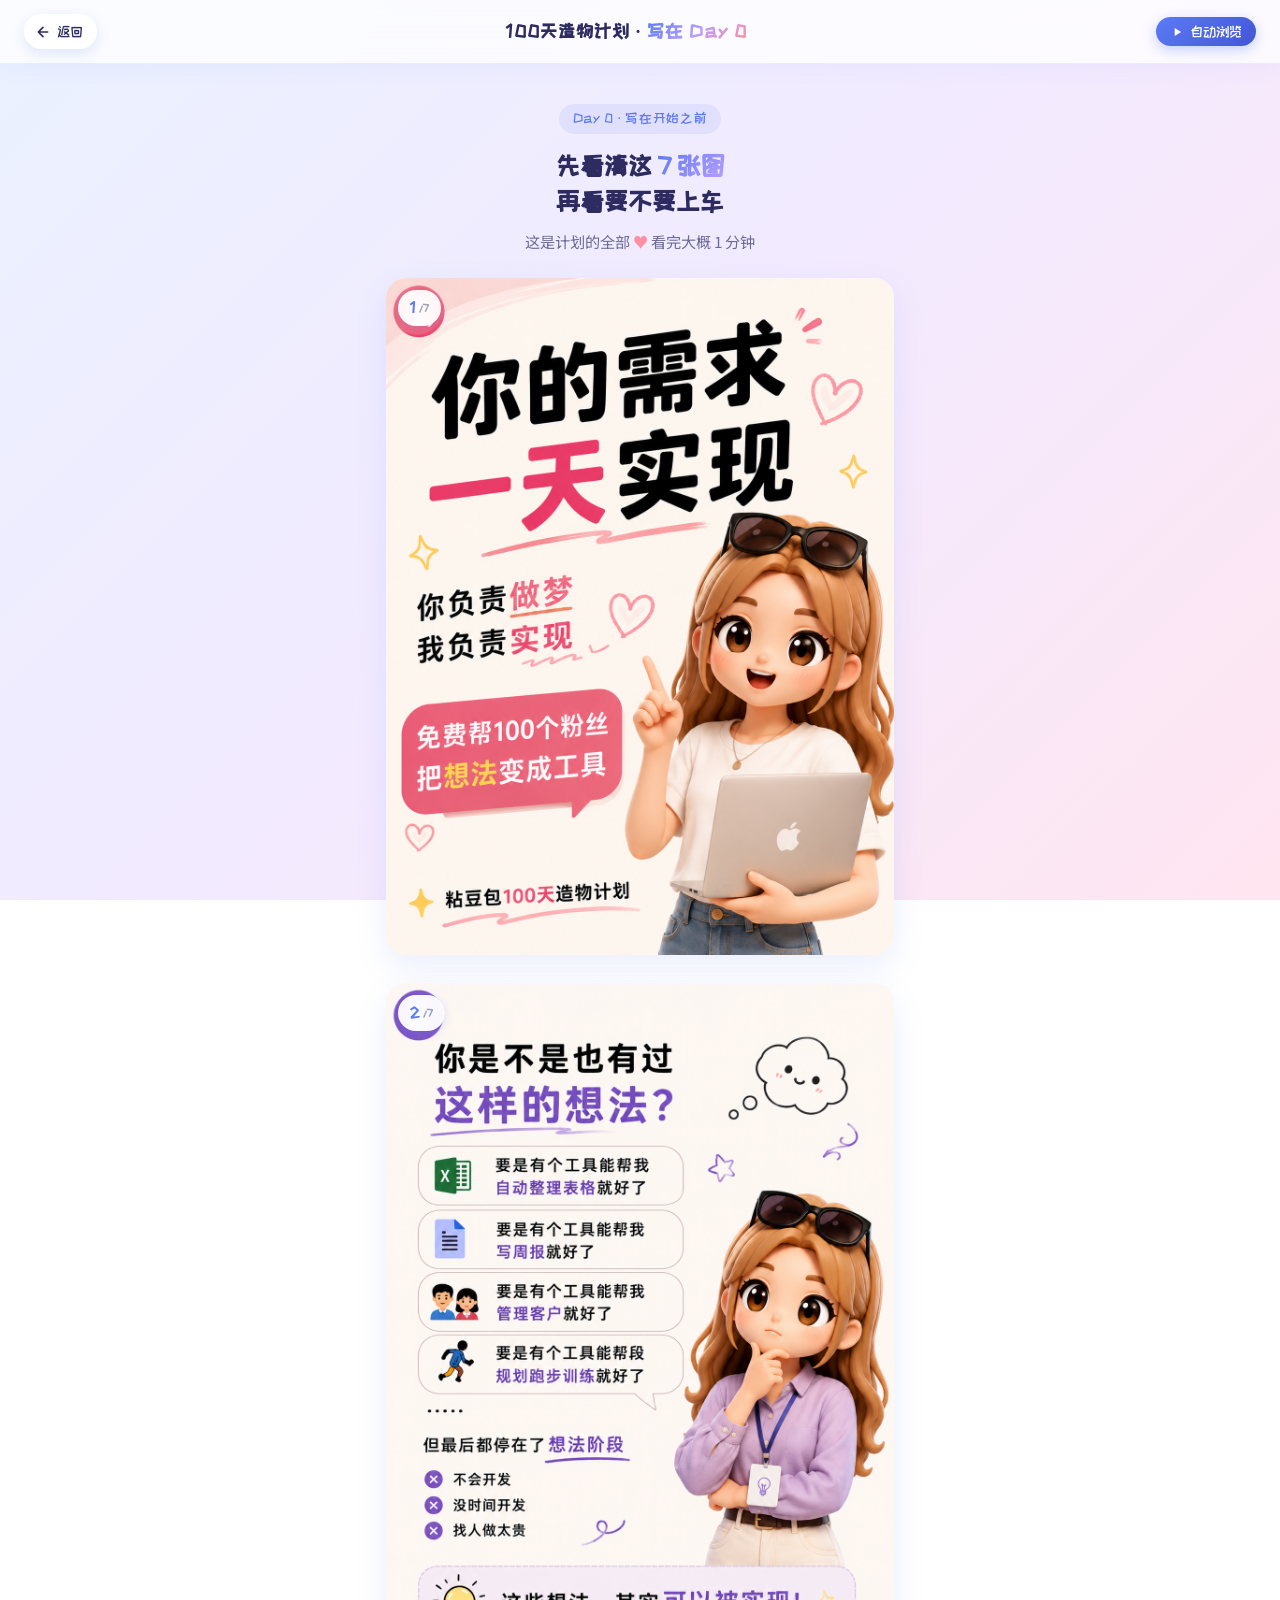
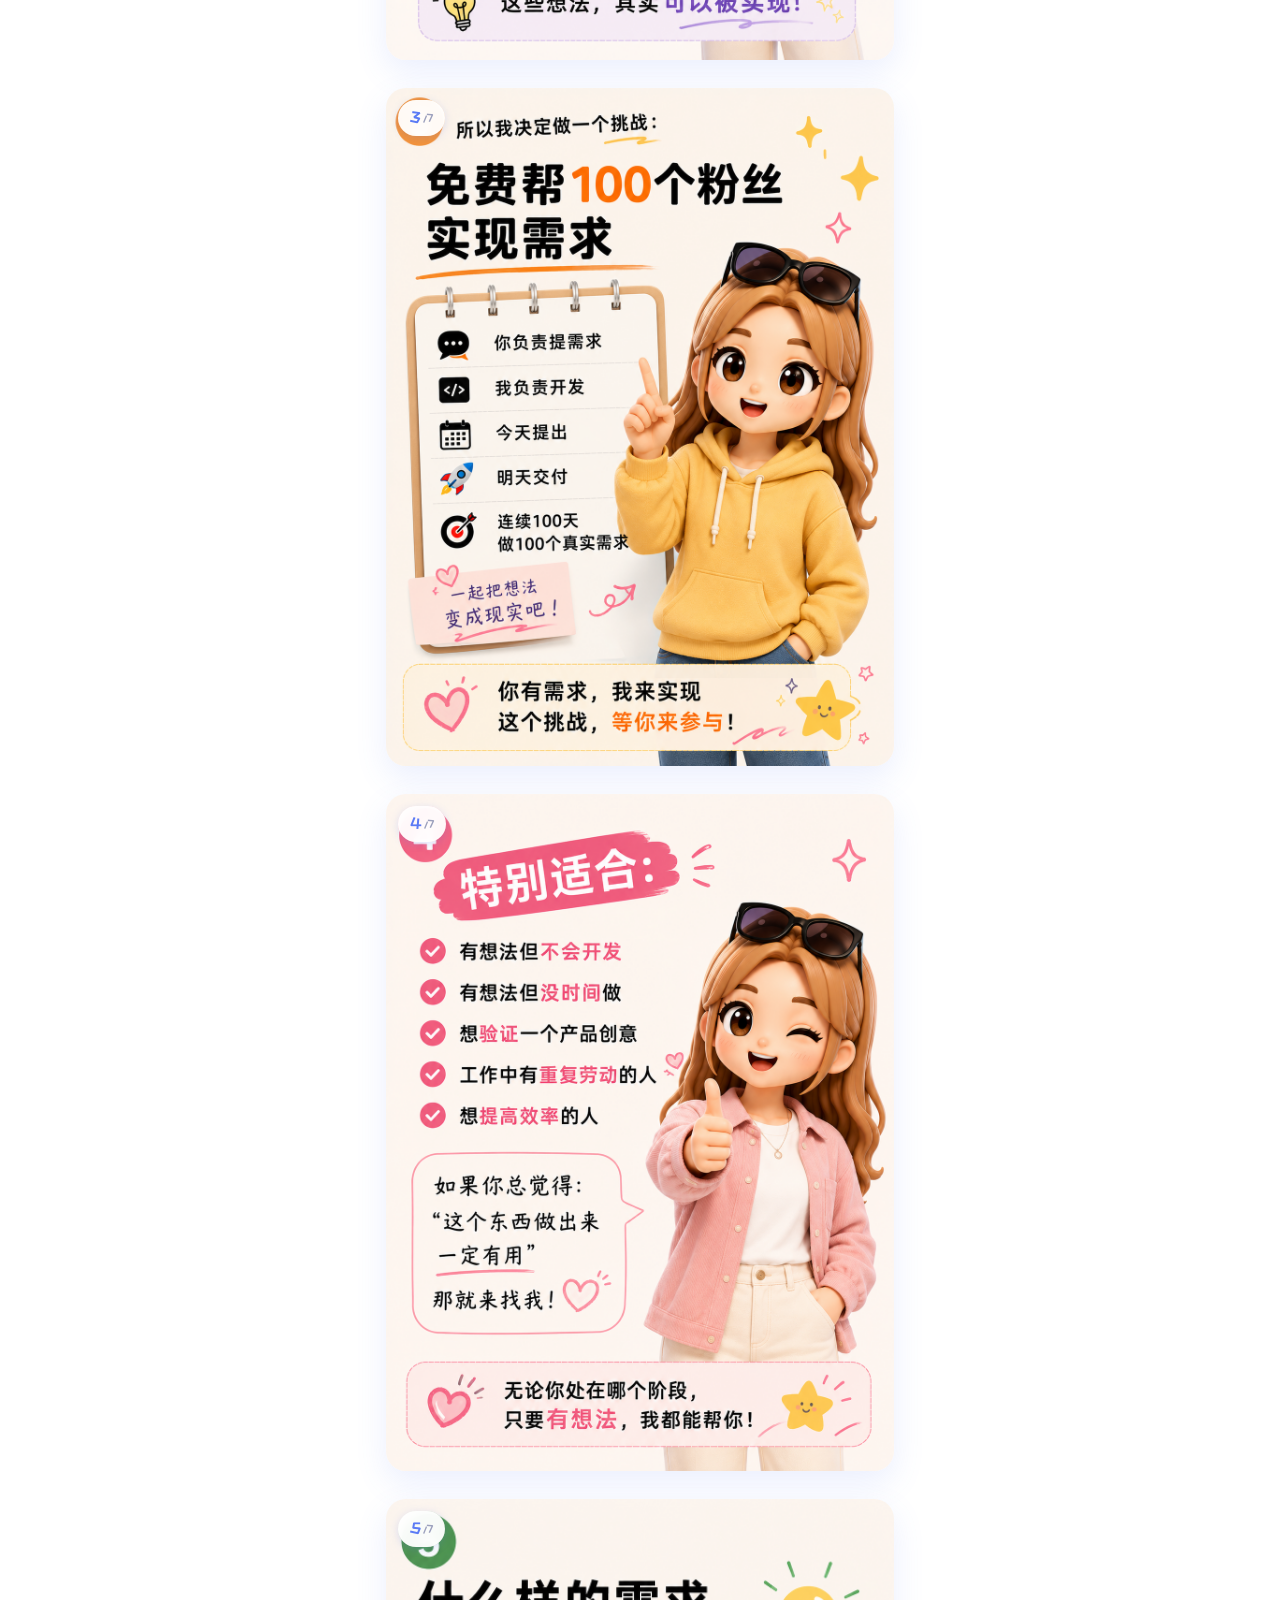
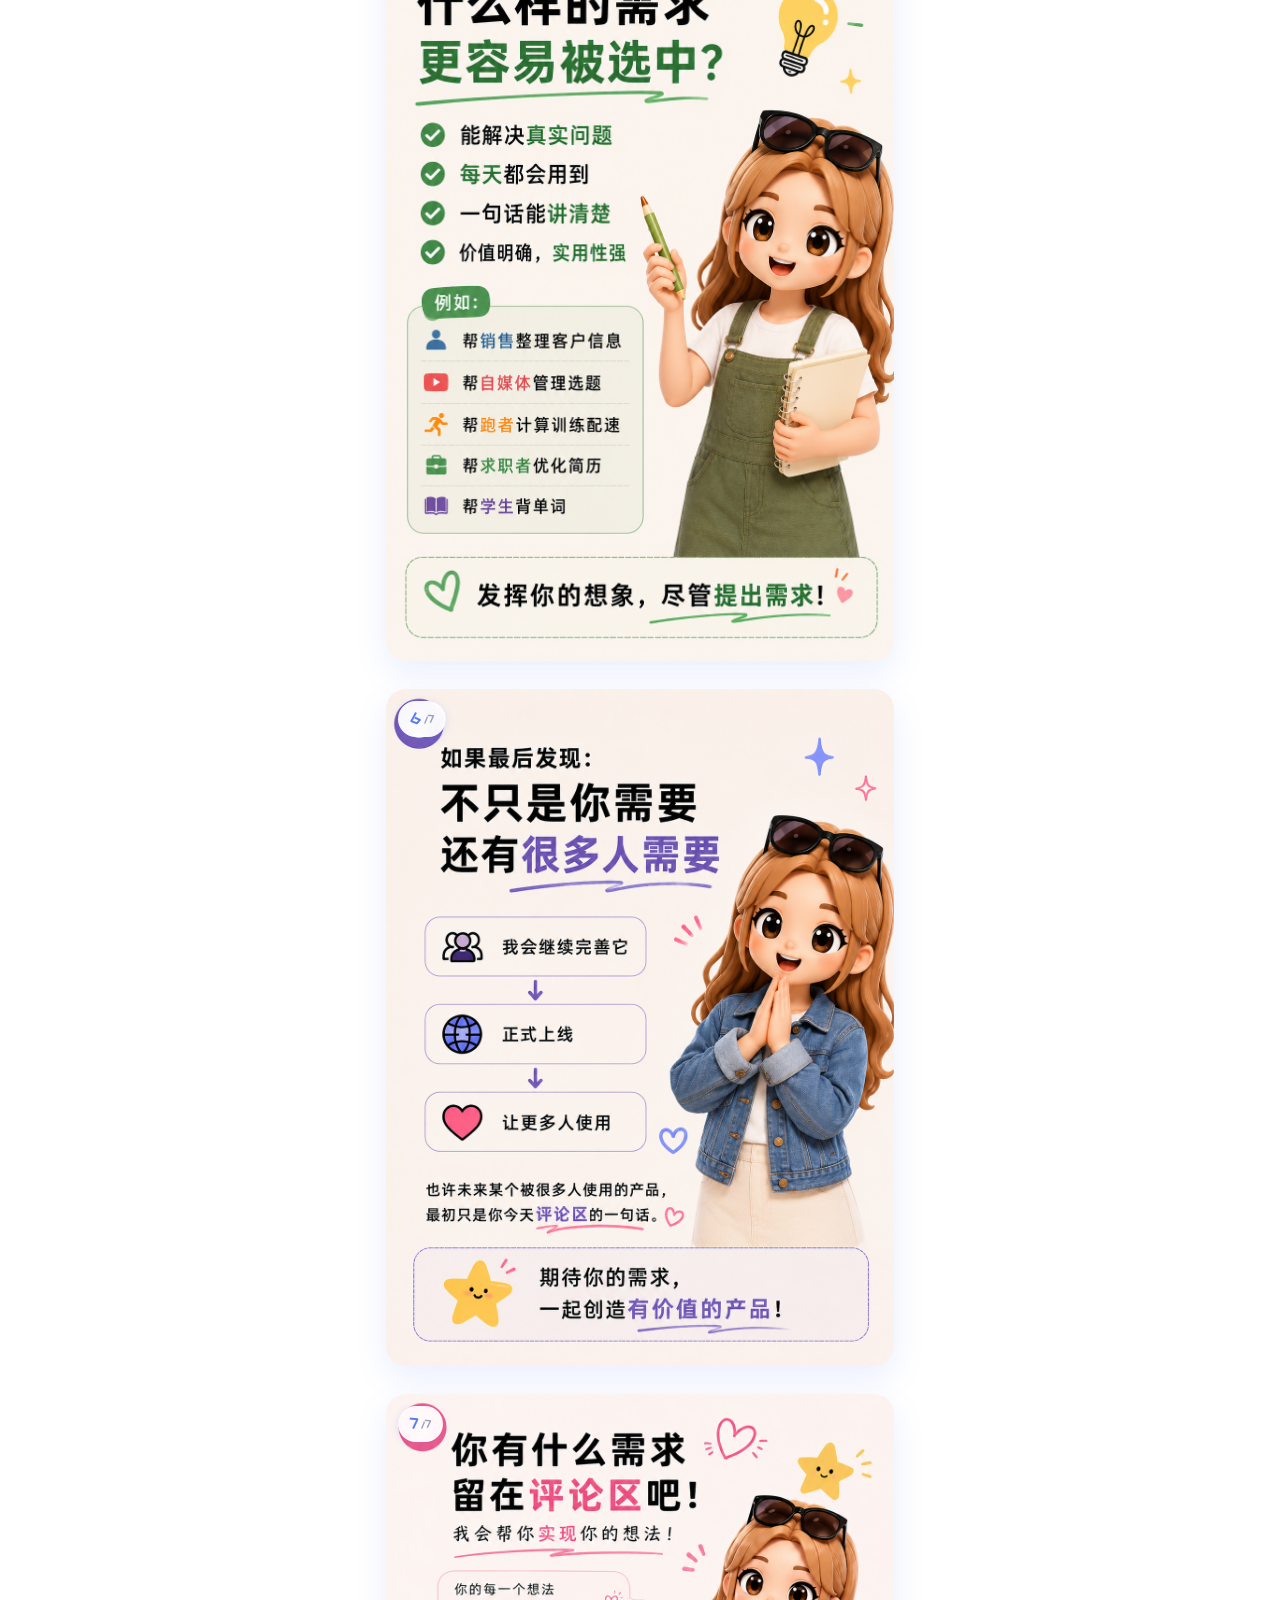
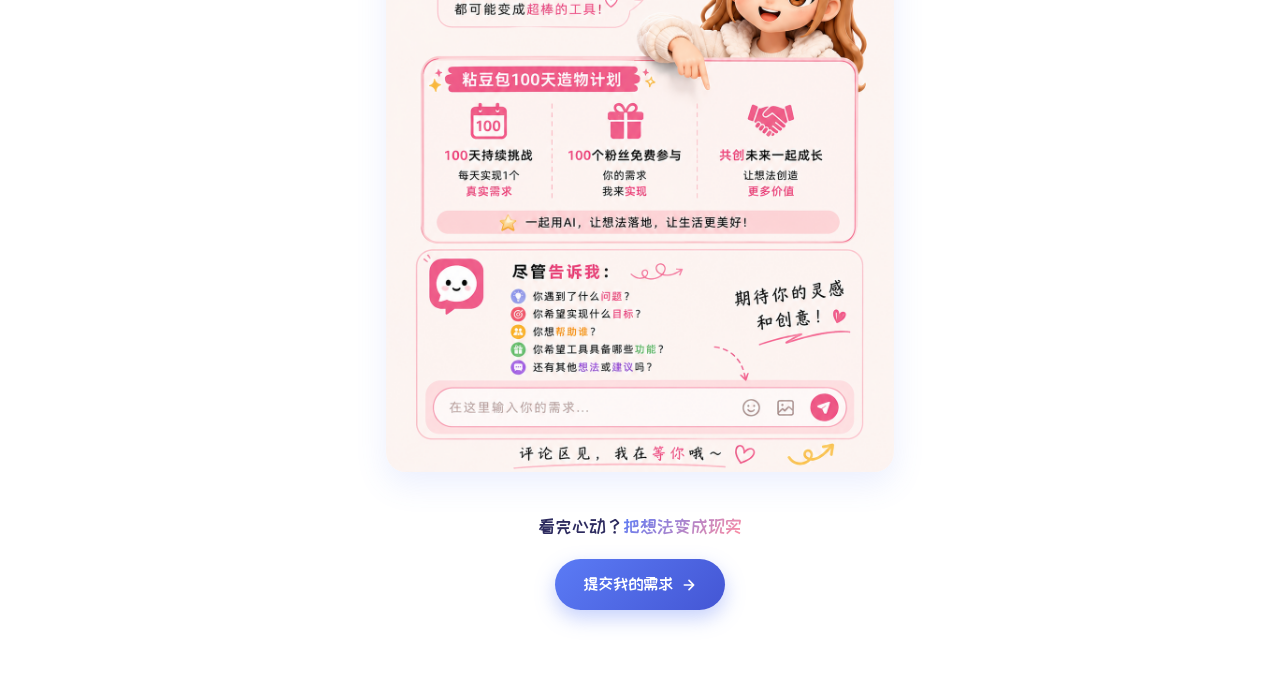
<file: about/index.html>
<!DOCTYPE html>
<html lang="zh-CN">
<head>
  <meta charset="UTF-8">
  <meta name="viewport" content="width=device-width, initial-scale=1.0">
  <meta http-equiv="Cache-Control" content="no-cache, no-store, must-revalidate">
  <meta http-equiv="Pragma" content="no-cache">
  <meta http-equiv="Expires" content="0">
  <title>100天造物计划 · 写在 Day 0 · 粘豆包</title>
  <link rel="icon" type="image/svg+xml" href="/assets/logo.svg">
  <link rel="preconnect" href="https://fonts.googleapis.com">
  <link rel="preconnect" href="https://fonts.gstatic.com" crossorigin>
  <link href="https://fonts.googleapis.com/css2?family=ZCOOL+KuaiLe&family=Noto+Sans+SC:wght@300;400;500;700&display=swap" rel="stylesheet">
  <style>
    /* ============================================
       关于计划 · 小红书 7 图文 + 自动浏览
       ============================================ */

    *, *::before, *::after { box-sizing: border-box; margin: 0; padding: 0; }

    :root {
      --primary: #5B7BF5;
      --primary-deep: #4456D4;
      --purple: #B79DFF;
      --pink: #FF8FA3;
      --yellow: #FFD66B;
      --text: #2D2B5F;
      --text-soft: #6B6B95;
      --text-mute: #9CA0BD;
      --card: #ffffff;
      --border: rgba(91, 123, 245, 0.12);
      --shadow-sm: 0 4px 12px rgba(91, 123, 245, 0.08);
      --shadow-md: 0 12px 32px rgba(91, 123, 245, 0.12);
      --shadow-lg: 0 20px 50px rgba(91, 123, 245, 0.18);
    }

    html { scroll-behavior: smooth; }

    body {
      font-family: 'Noto Sans SC', -apple-system, BlinkMacSystemFont, sans-serif;
      font-size: 15px;
      line-height: 1.6;
      color: var(--text);
      background: linear-gradient(135deg, #EAF1FF 0%, #F2EAFF 50%, #FFE5F0 100%);
      background-attachment: fixed;
      min-height: 100vh;
      padding: 0 0 80px;
    }

    a { color: inherit; text-decoration: none; }
    .display { font-family: 'ZCOOL KuaiLe', 'ZCOOL XiaoWei', cursive; letter-spacing: 0.02em; }

    /* ============================================
       顶部导航
       ============================================ */
    .topbar {
      position: sticky;
      top: 0;
      z-index: 100;
      display: flex;
      align-items: center;
      justify-content: space-between;
      gap: 16px;
      padding: 14px 24px;
      background: rgba(255, 255, 255, 0.78);
      backdrop-filter: blur(14px);
      -webkit-backdrop-filter: blur(14px);
      border-bottom: 1px solid var(--border);
      box-shadow: 0 4px 20px rgba(91, 123, 245, 0.06);
    }

    .back-home {
      display: flex;
      align-items: center;
      gap: 6px;
      padding: 6px 14px 6px 11px;
      background: rgba(255, 255, 255, 0.9);
      backdrop-filter: blur(10px);
      border-radius: 999px;
      box-shadow: 0 4px 14px rgba(91, 123, 245, 0.18);
      color: var(--text);
      font-family: 'ZCOOL KuaiLe', cursive;
      font-size: 0.9rem;
      transition: all 0.2s;
    }
    .back-home:hover {
      background: white;
      transform: translateX(-2px);
      box-shadow: 0 6px 18px rgba(91, 123, 245, 0.28);
      color: var(--primary);
    }
    .back-home svg {
      width: 16px; height: 16px;
      stroke: currentColor; fill: none;
      stroke-width: 2.5; stroke-linecap: round; stroke-linejoin: round;
    }

    .topbar-title {
      flex: 1;
      text-align: center;
      font-family: 'ZCOOL KuaiLe', cursive;
      font-size: 1.15rem;
      color: var(--text);
      letter-spacing: 0.05em;
    }
    .topbar-title .accent {
      background: linear-gradient(135deg, var(--primary) 0%, var(--purple) 50%, var(--pink) 100%);
      -webkit-background-clip: text; background-clip: text; -webkit-text-fill-color: transparent;
    }

    .autoplay-btn {
      display: flex;
      align-items: center;
      gap: 6px;
      padding: 7px 14px;
      background: linear-gradient(135deg, var(--primary) 0%, var(--primary-deep) 100%);
      color: white;
      border: none;
      border-radius: 999px;
      font-family: 'ZCOOL KuaiLe', cursive;
      font-size: 0.9rem;
      cursor: pointer;
      box-shadow: 0 4px 14px rgba(91, 123, 245, 0.35);
      transition: all 0.2s;
      white-space: nowrap;
    }
    .autoplay-btn:hover {
      transform: translateY(-1px);
      box-shadow: 0 6px 18px rgba(91, 123, 245, 0.5);
    }
    .autoplay-btn.is-playing {
      background: linear-gradient(135deg, var(--pink) 0%, #E66B85 100%);
      box-shadow: 0 4px 14px rgba(255, 143, 163, 0.4);
    }
    .autoplay-btn svg {
      width: 14px; height: 14px;
      fill: currentColor;
    }

    /* ============================================
       引子区
       ============================================ */
    .intro {
      max-width: 600px;
      margin: 40px auto 24px;
      padding: 0 20px;
      text-align: center;
    }
    .intro-tag {
      display: inline-block;
      padding: 4px 14px;
      background: rgba(91, 123, 245, 0.1);
      color: var(--primary);
      font-family: 'ZCOOL KuaiLe', cursive;
      font-size: 0.85rem;
      border-radius: 999px;
      margin-bottom: 14px;
      letter-spacing: 0.05em;
    }
    .intro-title {
      font-family: 'ZCOOL KuaiLe', cursive;
      font-size: 1.6rem;
      color: var(--text);
      margin-bottom: 10px;
      line-height: 1.4;
    }
    .intro-title .accent {
      background: linear-gradient(135deg, var(--primary), var(--purple));
      -webkit-background-clip: text; background-clip: text; -webkit-text-fill-color: transparent;
    }
    .intro-sub {
      color: var(--text-soft);
      font-size: 0.95rem;
    }
    .intro-sub .heart {
      color: var(--pink);
      display: inline-block;
      animation: heart-beat 1.4s ease-in-out infinite;
    }
    @keyframes heart-beat {
      0%, 100% { transform: scale(1); }
      30%      { transform: scale(1.2); }
      60%      { transform: scale(0.95); }
    }

    /* ============================================
       7 张图竖排
       ============================================ */
    .card-stack {
      max-width: 540px;
      margin: 0 auto;
      padding: 0 16px;
    }

    .pic-card {
      position: relative;
      background: white;
      border-radius: 20px;
      margin-bottom: 28px;
      box-shadow: var(--shadow-md);
      overflow: hidden;
      transition: transform 0.3s, box-shadow 0.3s;
      scroll-margin-top: 90px;
    }
    .pic-card:hover {
      transform: translateY(-3px);
      box-shadow: var(--shadow-lg);
    }
    .pic-card.is-active {
      box-shadow: 0 0 0 3px var(--primary), var(--shadow-lg);
    }

    .pic-num {
      position: absolute;
      top: 12px;
      left: 12px;
      z-index: 2;
      display: flex;
      align-items: center;
      justify-content: center;
      min-width: 36px;
      height: 36px;
      padding: 0 12px;
      background: rgba(255, 255, 255, 0.95);
      backdrop-filter: blur(6px);
      color: var(--primary);
      font-family: 'ZCOOL KuaiLe', cursive;
      font-size: 0.95rem;
      font-weight: 600;
      border-radius: 999px;
      box-shadow: 0 2px 8px rgba(91, 123, 245, 0.2);
    }
    .pic-num .total {
      color: var(--text-mute);
      font-size: 0.7rem;
      margin-left: 3px;
    }

    .pic-card img {
      display: block;
      width: 100%;
      height: auto;
      user-select: none;
      -webkit-user-drag: none;
    }

    /* ============================================
       底部 CTA
       ============================================ */
    .footer-cta {
      max-width: 540px;
      margin: 40px auto 0;
      padding: 0 20px;
      text-align: center;
    }
    .footer-cta-text {
      font-family: 'ZCOOL KuaiLe', cursive;
      font-size: 1.15rem;
      color: var(--text);
      margin-bottom: 18px;
    }
    .footer-cta-text .accent {
      background: linear-gradient(135deg, var(--primary), var(--pink));
      -webkit-background-clip: text; background-clip: text; -webkit-text-fill-color: transparent;
    }
    .footer-cta-btn {
      display: inline-flex;
      align-items: center;
      gap: 8px;
      padding: 12px 28px;
      background: linear-gradient(135deg, var(--primary) 0%, var(--primary-deep) 100%);
      color: white;
      font-family: 'ZCOOL KuaiLe', cursive;
      font-size: 1.05rem;
      border-radius: 999px;
      box-shadow: 0 8px 20px rgba(91, 123, 245, 0.35);
      transition: all 0.2s;
    }
    .footer-cta-btn:hover {
      transform: translateY(-2px);
      box-shadow: 0 12px 28px rgba(91, 123, 245, 0.5);
    }

    /* ============================================
       响应式
       ============================================ */
    @media (max-width: 600px) {
      .topbar { padding: 10px 14px; }
      .topbar-title { font-size: 1rem; }
      .back-home { padding: 4px 10px 4px 8px; font-size: 0.78rem; }
      .back-home svg { width: 14px; height: 14px; }
      .autoplay-btn { padding: 6px 12px; font-size: 0.8rem; }
      .autoplay-btn svg { width: 12px; height: 12px; }

      .intro { margin: 24px auto 16px; padding: 0 16px; }
      .intro-title { font-size: 1.3rem; }

      .card-stack { padding: 0 12px; }
      .pic-card { margin-bottom: 18px; border-radius: 16px; }
      .pic-num { min-width: 30px; height: 30px; font-size: 0.8rem; padding: 0 10px; }

      .footer-cta { margin-top: 28px; }
      .footer-cta-text { font-size: 1rem; }
      .footer-cta-btn { padding: 10px 22px; font-size: 0.95rem; }
    }
  </style>
</head>
<body>

  <!-- 顶部导航 -->
  <nav class="topbar">
    <a href="/creationplan/" class="back-home" aria-label="返回造物计划">
      <svg viewBox="0 0 24 24"><path d="M19 12H5M12 19l-7-7 7-7"/></svg>
      <span>返回</span>
    </a>
    <h1 class="topbar-title">100天造物计划 · <span class="accent">写在 Day 0</span></h1>
    <button class="autoplay-btn" id="autoplayBtn" aria-label="自动浏览">
      <svg viewBox="0 0 24 24" id="autoplayIcon"><path d="M8 5v14l11-7z"/></svg>
      <span id="autoplayLabel">自动浏览</span>
    </button>
  </nav>

  <!-- 引子 -->
  <section class="intro">
    <span class="intro-tag">Day 0 · 写在开始之前</span>
    <h2 class="intro-title">先看清这 <span class="accent">7 张图</span><br>再看要不要上车</h2>
    <p class="intro-sub">这是计划的全部 <span class="heart">♥</span> 看完大概 1 分钟</p>
  </section>

  <!-- 7 张图 -->
  <main class="card-stack">
    <div class="pic-card" data-idx="0">
      <div class="pic-num">1<span class="total">/7</span></div>
      <img src="image1.png" alt="你的需求，一天实现" loading="lazy">
    </div>
    <div class="pic-card" data-idx="1">
      <div class="pic-num">2<span class="total">/7</span></div>
      <img src="image2.png" alt="你是不是也有过这样的想法" loading="lazy">
    </div>
    <div class="pic-card" data-idx="2">
      <div class="pic-num">3<span class="total">/7</span></div>
      <img src="image3.png" alt="免费帮 100 个粉丝实现需求" loading="lazy">
    </div>
    <div class="pic-card" data-idx="3">
      <div class="pic-num">4<span class="total">/7</span></div>
      <img src="image4.png" alt="特别适合" loading="lazy">
    </div>
    <div class="pic-card" data-idx="4">
      <div class="pic-num">5<span class="total">/7</span></div>
      <img src="image5.png" alt="流程示例 5" loading="lazy">
    </div>
    <div class="pic-card" data-idx="5">
      <div class="pic-num">6<span class="total">/7</span></div>
      <img src="image6.png" alt="流程示例 6" loading="lazy">
    </div>
    <div class="pic-card" data-idx="6">
      <div class="pic-num">7<span class="total">/7</span></div>
      <img src="image7.png" alt="你有什么需求 留在评论区吧" loading="lazy">
    </div>
  </main>

  <!-- 底部 CTA -->
  <section class="footer-cta">
    <p class="footer-cta-text">看完心动？<span class="accent">把想法变成现实</span></p>
    <a href="https://wcn80tpe0889.feishu.cn/share/base/form/shrcnUuxHWRV42AloeP03aulLHh"
       target="_blank" rel="noopener noreferrer" class="footer-cta-btn">
      提交我的需求
      <svg viewBox="0 0 24 24" style="width:16px;height:16px;stroke:currentColor;fill:none;stroke-width:2.5;stroke-linecap:round;stroke-linejoin:round">
        <path d="M5 12h14M12 5l7 7-7 7"/>
      </svg>
    </a>
  </section>

  <script>
    // 自动浏览：每 4 秒 smooth scroll 到下一张
    (function() {
      const btn = document.getElementById('autoplayBtn');
      const label = document.getElementById('autoplayLabel');
      const icon = document.getElementById('autoplayIcon');
      const cards = Array.from(document.querySelectorAll('.pic-card'));
      const INTERVAL_MS = 4000;
      let timer = null;
      let idx = 0;
      const PLAY_ICON = '<path d="M8 5v14l11-7z"/>';
      const PAUSE_ICON = '<path d="M6 4h4v16H6zM14 4h4v16h-4z"/>';

      function highlight(n) {
        cards.forEach((c, i) => c.classList.toggle('is-active', i === n));
      }
      function scrollToIdx(n) {
        idx = n % cards.length;
        cards[idx].scrollIntoView({ behavior: 'smooth', block: 'center' });
        highlight(idx);
      }
      function start() {
        if (timer) return;
        // 找到当前最接近视口中心的卡片
        const vh = window.innerHeight;
        let best = 0, bestDist = Infinity;
        cards.forEach((c, i) => {
          const r = c.getBoundingClientRect();
          const center = r.top + r.height / 2;
          const dist = Math.abs(center - vh / 2);
          if (dist < bestDist) { bestDist = dist; best = i; }
        });
        idx = best;
        highlight(idx);
        btn.classList.add('is-playing');
        label.textContent = '暂停';
        icon.innerHTML = PAUSE_ICON;
        timer = setInterval(() => scrollToIdx(idx + 1), INTERVAL_MS);
      }
      function stop() {
        if (!timer) return;
        clearInterval(timer);
        timer = null;
        btn.classList.remove('is-playing');
        label.textContent = '自动浏览';
        icon.innerHTML = PLAY_ICON;
        cards.forEach(c => c.classList.remove('is-active'));
      }
      btn.addEventListener('click', () => timer ? stop() : start());

      // 用户手动滚动时,自动停止播放
      let userScrolled = false;
      window.addEventListener('wheel', () => { if (timer) { userScrolled = true; stop(); } }, { passive: true });
      window.addEventListener('touchstart', () => { if (timer) { userScrolled = true; stop(); } }, { passive: true });
    })();
  </script>
</body>
</html>
</file>
